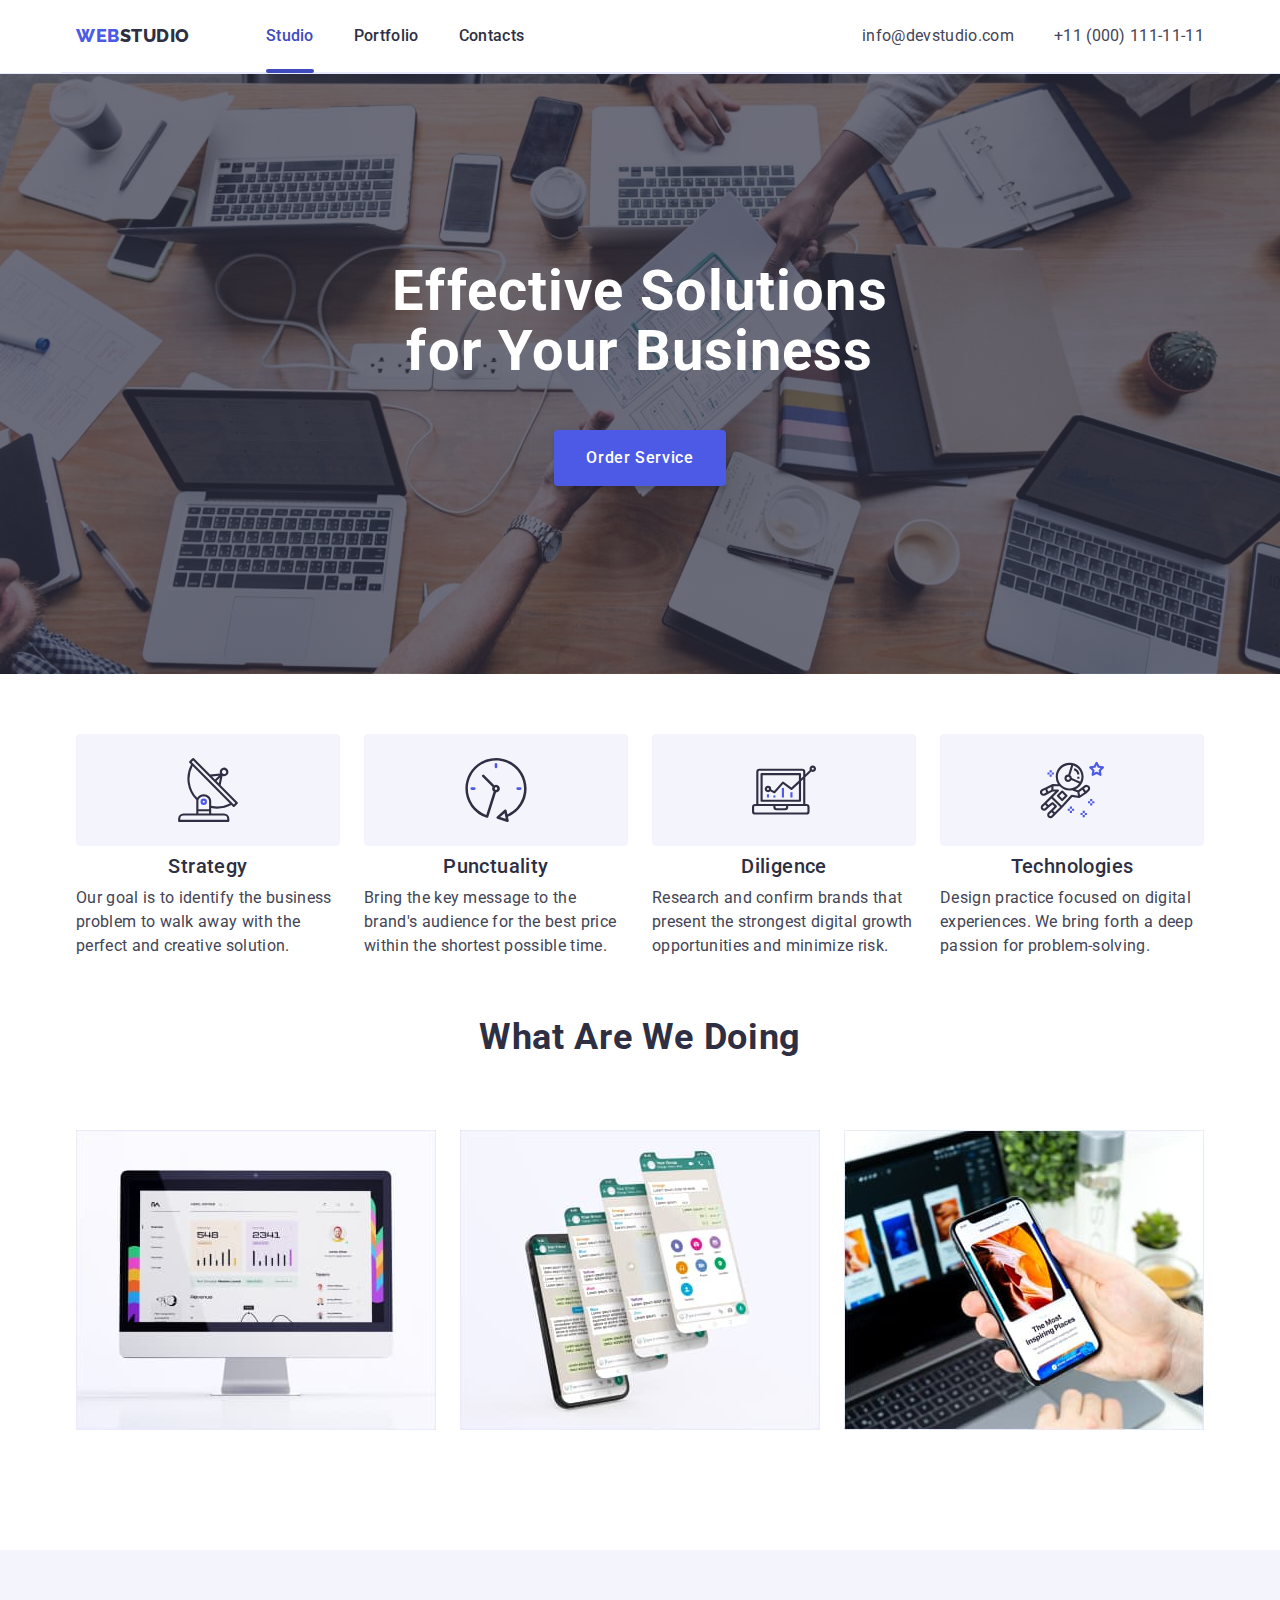
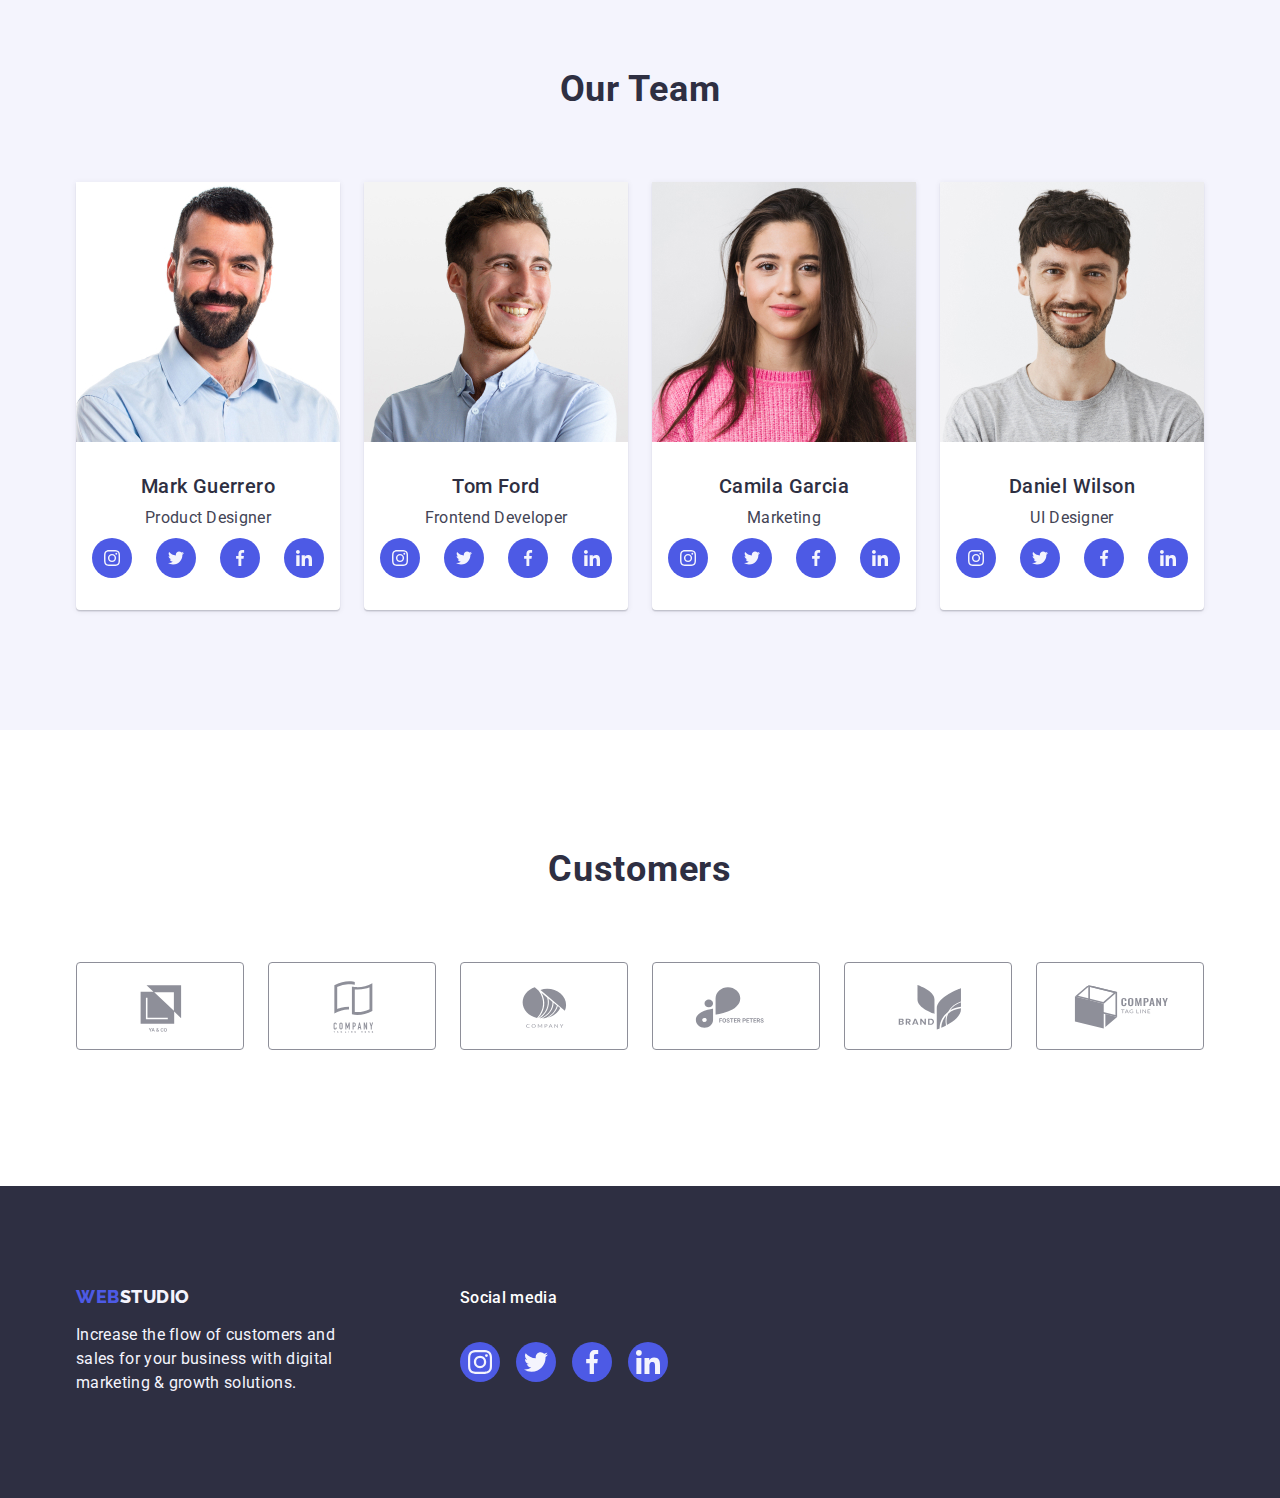
<file: index.html>
<!DOCTYPE html>
<html lang="en">
  <head>
    <meta charset="UTF-8" />
    <meta name="viewport" content="width=device-width, initial-scale=1.0" />
    <title>WebStudio</title>
    <link rel="preconnect" href="https://fonts.googleapis.com" />
    <link rel="preconnect" href="https://fonts.gstatic.com" crossorigin />
    <link
      href="https://fonts.googleapis.com/css2?family=Raleway:wght@800&family=Roboto:wght@400;500;700&display=swap"
      rel="stylesheet"
    />
    <!-- Додаємо посілання на  modern-normalize -->
    <link
      rel="stylesheet"
      href="https://cdnjs.cloudflare.com/ajax/libs/modern-normalize/2.0.0/modern-normalize.min.css"
    />
    <link rel="stylesheet" href="./css/styles.css" />
  </head>
  <body>
    <!--------------------- Header ----------------------->

    <header class="header">
      <div class="container">
        <!--Navigation menu-->

        <nav class="nav-page">
          <a href="./index.html" class="logo-web link"
            >Web<span class="logo-studio link">Studio</span>
          </a>
          <ul class="list list-header">
            <li>
              <a class="link item stud current" href="./index.html">Studio</a>
            </li>
            <li>
              <a class="link item port" href="./portfolio.html">Portfolio</a>
            </li>
            <li>
              <a class="link item cont" href="">Contacts</a>
            </li>
          </ul>
        </nav>
        <!-- Contacts -->
        <address class="address">
          <ul class="list list-address">
            <li>
              <a
                class="link contacts"
                href="mailto:info@devstudio.com"
                target="_blank"
                >info@devstudio.com
              </a>
            </li>
            <li>
              <a class="link contacts" href="tel:+110001111111" target="_blank"
                >+11 (000) 111-11-11
              </a>
            </li>
          </ul>
        </address>
      </div>
    </header>
    <!--     Main Content -->
    <main>
      <!-- ----------------------------------------------- -->
      <!--                  Section hero       S-1         -->
      <!-- ----------------------------------------------- -->
      <section class="hero">
        <div class="container">
          <h1 class="hero-title">Effective Solutions for Your Business</h1>
          <button data-modal-open class="hero-btn open-modal" type="button">
            Order Service
          </button>
        </div>
      </section>
      <!-- ---------------------------------------------------- -->
      <!--                 Section feature       S-2            -->
      <!-- ---------------------------------------------------- -->
      <section class="feature">
        <div class="container">
          <h2 class="visually-hidden">Features</h2>
          <ul class="list features">
            <li class="features-item">
              <div class="features-icon">
                <svg  width="64" height="64">
                  <use href="./images/icons.svg#icon-antenna-1"></use>
                </svg>
              </div>
              <h3 class="hero-feature">Strategy</h3>
              <p class="hero-text">
                Our goal is to identify the business problem to walk away with
                the perfect and creative solution.
              </p>
            </li>
            <li class="features-item">
              <div class="features-icon">
                <svg width="64" height="64">
                  <use href="./images/icons.svg#icon-clock-1"></use>
                </svg>
              </div>
              <h3 class="hero-feature">Punctuality</h3>
              <p class="hero-text">
                Bring the key message to the brand's audience for the best price
                within the shortest possible time.
              </p>
            </li>
            <li class="features-item">
              <div class="features-icon">
                <svg width="64" height="64">
                  <use href="./images/icons.svg#icon-diagram-1"></use>
                </svg>
              </div>
              <h3 class="hero-feature">Diligence</h3>
              <p class="hero-text">
                Research and confirm brands that present the strongest digital
                growth opportunities and minimize risk.
              </p>
            </li>
            <li class="features-item">
              <div class="features-icon">
                <svg width="64" height="64">
                  <use href="./images/icons.svg#icon-astronaut-1"></use>
                </svg>
              </div>
              <h3 class="hero-feature">Technologies</h3>
              <p class="hero-text">
                Design practice focused on digital experiences. We bring forth a
                deep passion for problem-solving.
              </p>
            </li>
          </ul>
        </div>
      </section>
      <!-- -------------------------------------------- -->
      <!--              Section skills          S-3     -->
      <!-- -------------------------------------------- -->
      <section class="skills">
        <div class="container">
          <h2 class="title">What are we doing</h2>
          <ul class="list">
            <li class="skil">
              <img
                src="./images/tablet.jpg"
                alt="Tablet"
                width="360"
                height="300"
              />
            </li>
            <li class="skil">
              <img
                src="./images/phone.jpg"
                alt="Phone"
                width="360"
                height="300"
              />
            </li>
            <li class="skil">
              <img
                src="./images/laptop.jpg"
                alt="Laptop"
                width="360"
                height="300"
              />
            </li>
          </ul>
        </div>
      </section>
      <!-- --------------------------------------------------->
      <!--                 Section cards      S-4           -->
      <!-- ------------------------------------------------ -->
      <section class="cards">
        <div class="container">
          <h2 class="cards-title">Our Team</h2>
          <ul class="list">
            <li class="cards-list">
              <img
                src="./images/product-designer.jpg"
                alt="Product Designer"
                width="264"
                height="260"
              />
              <div class="box-employee">
                <h3 class="subtitle">Mark Guerrero</h3>
                <p class="subtitle-text">Product Designer</p>
                <ul class="social-list">
                  <li class="social-icons">
                    <a class="social-link" href="www.instagram.com">
                      <svg class="social-svg" width="16" height="16">
                        <use href="./images/icons.svg#icon-instagram-2"></use>
                      </svg>
                    </a>
                  </li>
                  <li class="social-icons">
                    <a class="social-link" href="www.twitter.com">
                      <svg class="social-svg" width="16" height="16">
                        <use href="./images/icons.svg#icon-twitter-1"></use>
                      </svg>
                    </a>
                  </li>
                  <li class="social-icons">
                    <a class="social-link" href="www.facebook.com">
                      <svg class="social-svg" width="16" height="16">
                        <use href="./images/icons.svg#icon-facebook-1"></use>
                      </svg>
                    </a>
                  </li>
                  <li class="social-icons">
                    <a class="social-link" href="www.linkedin.com">
                      <svg class="social-svg" width="16" height="16">
                        <use href="./images/icons.svg#icon-linkedin-1"></use>
                      </svg>
                    </a>
                  </li>
                </ul>
              </div>
            </li>
            <li class="cards-list">
              <img
                src="./images/frontend-developer.jpg"
                alt="Frontend Developer"
                width="264"
                height="260"
              />
              <div class="box-employee">
                <h3 class="subtitle">Tom Ford</h3>
                <p class="subtitle-text">Frontend Developer</p>
                <ul class="social-list">
                  <li class="social-icons">
                    <a class="social-link" href="www.instagram.com">
                      <svg class="social-svg" width="16" height="16">
                        <use href="./images/icons.svg#icon-instagram-2"></use>
                      </svg>
                    </a>
                  </li>
                  <li class="social-icons">
                    <a class="social-link" href="www.twitter.com">
                      <svg class="social-svg" width="16" height="16">
                        <use href="./images/icons.svg#icon-twitter-1"></use>
                      </svg>
                    </a>
                  </li>
                  <li class="social-icons">
                    <a class="social-link" href="www.facebook.com">
                      <svg class="social-svg" width="16" height="16">
                        <use href="./images/icons.svg#icon-facebook-1"></use>
                      </svg>
                    </a>
                  </li>
                  <li class="social-icons">
                    <a class="social-link" href="www.linkedin.com">
                      <svg class="social-svg" width="16" height="16">
                        <use href="./images/icons.svg#icon-linkedin-1"></use>
                      </svg>
                    </a>
                  </li>
                </ul>
              </div>
            </li>
            <li class="cards-list">
              <img
                src="./images/marketing.jpg"
                alt="Marketing"
                width="264"
                height="260"
              />
              <div class="box-employee">
                <h3 class="subtitle">Camila Garcia</h3>
                <p class="subtitle-text">Marketing</p>
                <ul class="social-list">
                  <li class="social-icons">
                    <a class="social-link" href="www.instagram.com">
                      <svg class="social-svg" width="16" height="16">
                        <use href="./images/icons.svg#icon-instagram-2"></use>
                      </svg>
                    </a>
                  </li>
                  <li class="social-icons">
                    <a class="social-link" href="www.twitter.com">
                      <svg class="social-svg" width="16" height="16">
                        <use href="./images/icons.svg#icon-twitter-1"></use>
                      </svg>
                    </a>
                  </li>
                  <li class="social-icons">
                    <a class="social-link" href="www.facebook.com">
                      <svg class="social-svg" width="16" height="16">
                        <use
                          class="social-use"
                          href="./images/icons.svg#icon-facebook-1"
                        ></use>
                      </svg>
                    </a>
                  </li>
                  <li class="social-icons">
                    <a class="social-link" href="www.linkedin.com">
                      <svg class="social-svg" width="16" height="16">
                        <use href="./images/icons.svg#icon-linkedin-1"></use>
                      </svg>
                    </a>
                  </li>
                </ul>
              </div>
            </li>
            <li class="cards-list">
              <img
                src="./images/ui-designer.jpg"
                alt="UI Designer"
                width="264"
                height="260"
              />
              <div class="box-employee">
                <h3 class="subtitle">Daniel Wilson</h3>
                <p class="subtitle-text">UI Designer</p>
                <ul class="social-list">
                  <li class="social-icons">
                    <a
                      class="social-link"
                      href="www.instagram.com"
                      target="_blank"
                      rel="noopener noreferrer"
                    >
                      <svg class="social-svg" width="16" height="16">
                        <use
                          class="social-use"
                          href="./images/icons.svg#icon-instagram-2"
                        ></use>
                      </svg>
                    </a>
                  </li>
                  <li class="social-icons">
                    <a class="social-link" href="www.twitter.com">
                      <svg class="social-svg" width="16" height="16">
                        <use
                          class="social-use"
                          href="./images/icons.svg#icon-twitter-1"
                        ></use>
                      </svg>
                    </a>
                  </li>
                  <li class="social-icons">
                    <a class="social-link" href="www.facebook.com">
                      <svg class="social-svg" width="16" height="16">
                        <use
                          class="social-use"
                          href="./images/icons.svg#icon-facebook-1"
                        ></use>
                      </svg>
                    </a>
                  </li>
                  <li class="social-icons">
                    <a class="social-link" href="www.linkedin.com">
                      <svg class="social-svg" width="16" height="16">
                        <use
                          class="social-use"
                          href="./images/icons.svg#icon-linkedin-1"
                        ></use>
                      </svg>
                    </a>
                  </li>
                </ul>
              </div>
            </li>
          </ul>
        </div>
      </section>
      <!-- ----------------------------------------------------------- -->
      <!--             Customers                  S-5                  -->
      <!-- ----------------------------------------------------------- -->
      <section class="customers">
        <div class="container">
          <h2 class="title">Customers</h2>
          <ul class="customers-list">
            <li class="customers-item">
              <a
                class="customers-link"
                href="#"
                target="_blank"
                rel="noopener noreferrer"
              >
                <svg class="customers-svg" width="104" height="56">
                  <use
                    class="customers-use"
                    href="./images/icons.svg#icon-Logo1"
                  ></use>
                </svg>
              </a>
            </li>
            <li class="customers-item">
              <a
                class="customers-link"
                href="#"
                target="_blank"
                rel="noopener noreferrer"
              >
                <svg class="customers-svg" width="104" height="56">
                  <use
                    class="customers-use"
                    href="./images/icons.svg#icon-Logo2"
                  ></use>
                </svg>
              </a>
            </li>
            <li class="customers-item">
              <a
                class="customers-link"
                href="#"
                target="_blank"
                rel="noopener noreferrer"
              >
                <svg class="customers-svg" width="104" height="56">
                  <use
                    class="customers-use"
                    href="./images/icons.svg#icon-Logo3"
                  ></use>
                </svg>
              </a>
            </li>
            <li class="customers-item">
              <a
                class="customers-link"
                href="#"
                target="_blank"
                rel="noopener noreferrer"
              >
                <svg class="customers-svg" width="104" height="56">
                  <use
                    class="customers-use"
                    href="./images/icons.svg#icon-Logo4"
                  ></use>
                </svg>
              </a>
            </li>
            <li class="customers-item">
              <a
                class="customers-link"
                href="#"
                target="_blank"
                rel="noopener noreferrer"
              >
                <svg class="customers-svg" width="104" height="56">
                  <use
                    class="customers-use"
                    href="./images/icons.svg#icon-Logo5"
                  ></use>
                </svg>
              </a>
            </li>
            <li class="customers-item">
              <a
                class="customers-link"
                href="#"
                target="_blank"
                rel="noopener noreferrer"
              >
                <svg class="customers-svg" width="104" height="56">
                  <use
                    class="customers-use"
                    href="./images/icons.svg#icon-Logo6"
                  ></use>
                </svg>
              </a>
            </li>
          </ul>
        </div>
      </section>
    </main>
    <!-- ---------------------------------------------- -->
    <!--                   Footer                       -->
    <!-- ---------------------------------------------- -->
    <footer class="footer">
      <div class="container">
        <div class="futer-logo">
          <a class="logo-web link" href="./index.html"
            >Web<span class="logo-studio link">Studio</span>
          </a>
          <p class="footer-text">
            Increase the flow of customers and sales for your business with
            digital marketing & growth solutions.
          </p>
        </div>
        <!-- -----------two item ---------- -->
        <div class="footer-social">
          <p class="footer-social-media">Social media</p>
          <ul class="footer-list">
            <li class="footer-item">
              <a
                class="footer-social-link"
                href="www.instagram.com"
                target="_blank"
                rel="noopener noreferrer"
              >
                <svg class="footer-social-svg" width="24" height="24">
                  <use href="./images/icons.svg#icon-instagram-2"></use>
                </svg>
              </a>
            </li>
            <li class="footer-item">
              <a
                class="footer-social-link"
                href="www.twitter.com"
                target="_blank"
                rel="noopener noreferrer"
              >
                <svg class="footer-social-svg" width="24" height="24">
                  <use href="./images/icons.svg#icon-twitter-1"></use>
                </svg>
              </a>
            </li>
            <li class="footer-item">
              <a
                class="footer-social-link"
                href="www.facebook.com"
                target="_blank"
                rel="noopener noreferrer"
              >
                <svg class="footer-social-svg" width="24" height="24">
                  <use href="./images/icons.svg#icon-facebook-1"></use>
                </svg>
              </a>
            </li>
            <li class="footer-item">
              <a
                class="footer-social-link"
                href="www.linkedin.com"
                target="_blank"
                rel="noopener noreferrer"
              >
                <svg class="footer-social-svg" width="24" height="24">
                  <use href="./images/icons.svg#icon-linkedin-1"></use>
                </svg>
              </a>
            </li>
          </ul>
        </div>
      </div>
    </footer>
    <!-- --------------------------------------------- -->
    <!--             Modal Window                      -->
    <!-- --------------------------------------------- -->
    
    <div class="backdrop is-hidden" data-modal>
      <div class="modal">
       <button type="button" class="modal-close-btn" data-modal-close>
        <svg class="modal-close-button" width="8" height="8">
            <use href="./images/icons.svg#icon-close-black-18dp-2-1">              
            </use>
          </svg>
       </button> 
      </div>
    </div>
    <!-- --------------End-of-modal------------------- -->
    <script src="./js/modal.js"></script>

  </body>
</html>
</file>
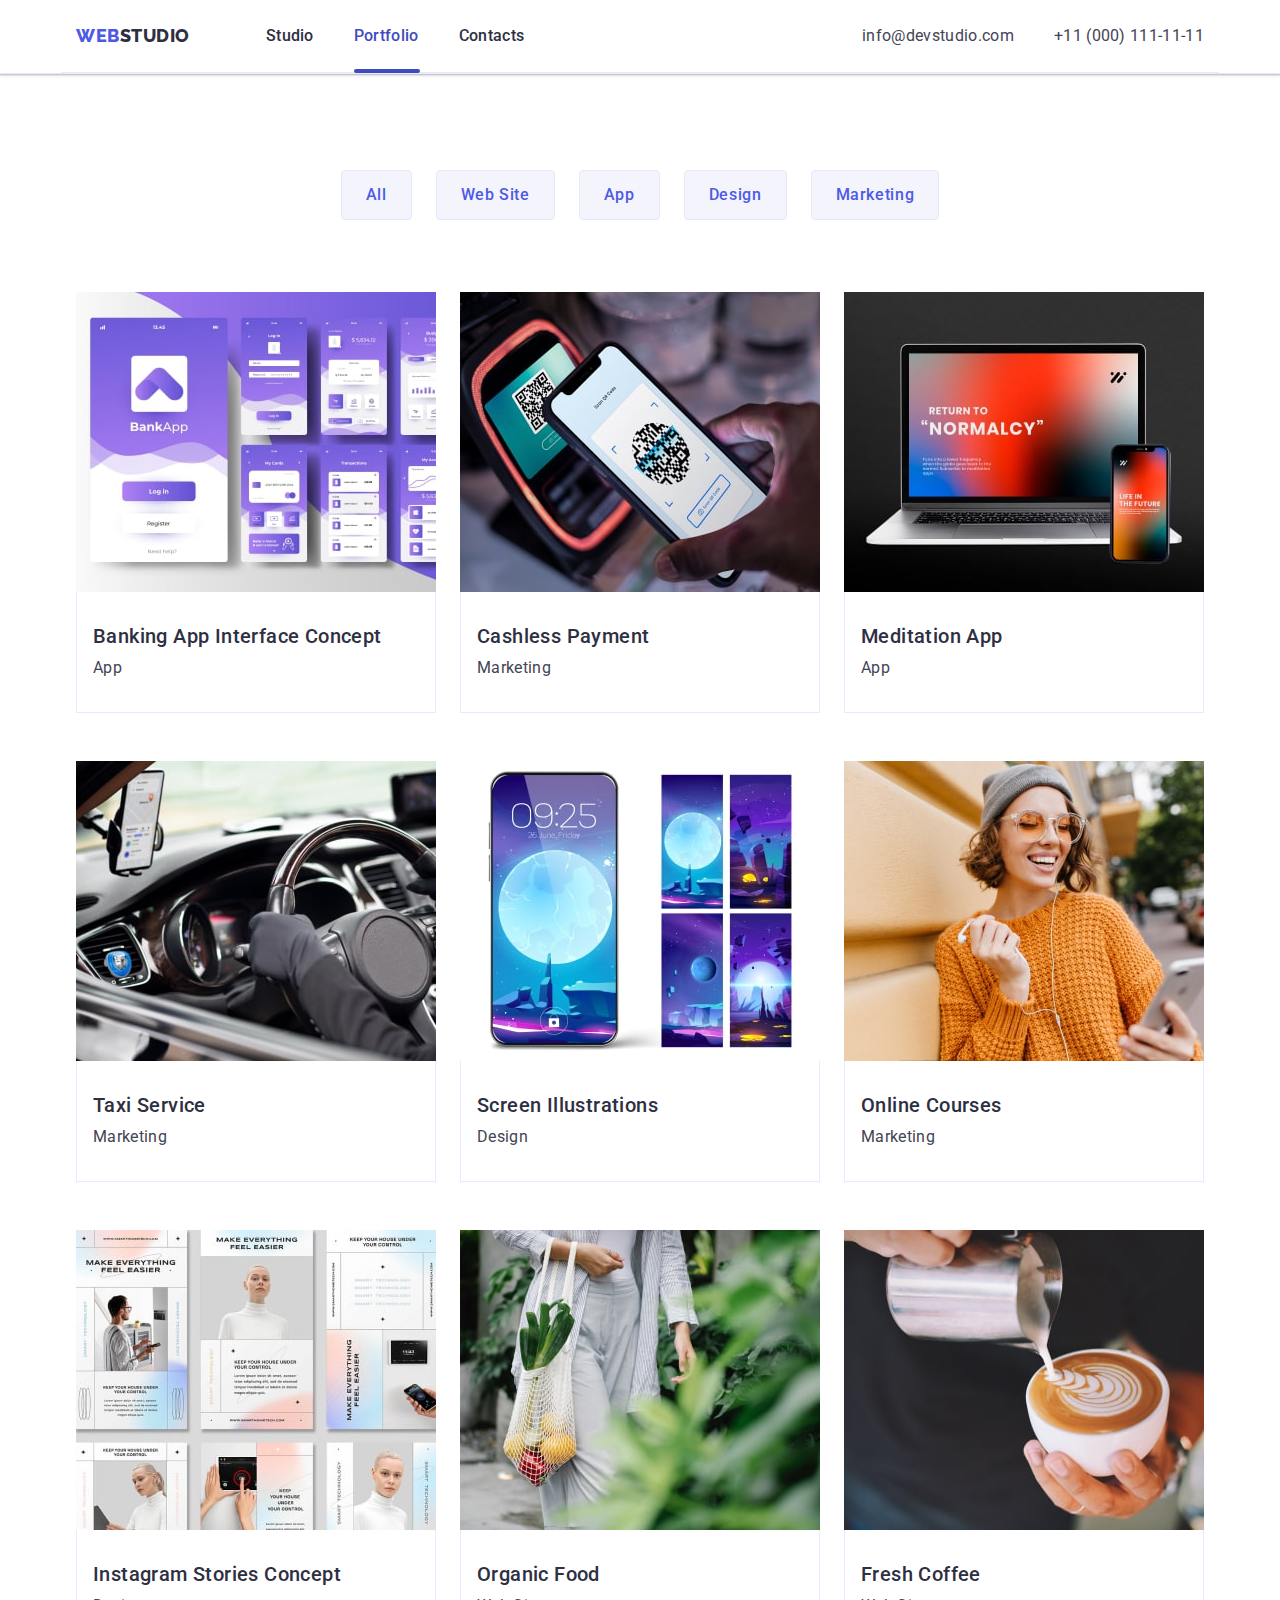
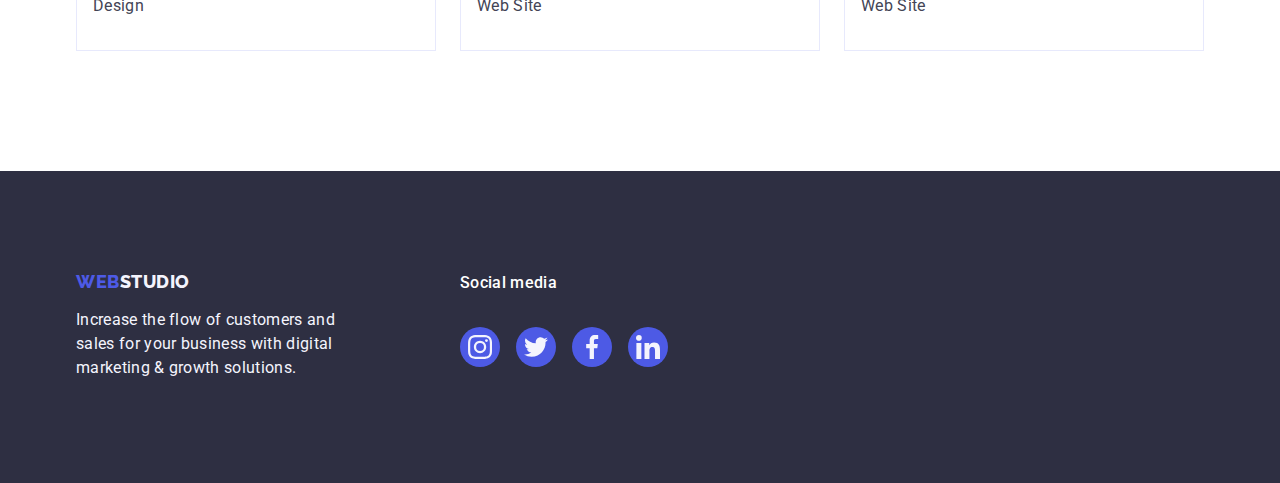
<file: portfolio.html>
<!DOCTYPE html>
<html lang="en">
  <head>
    <meta charset="UTF-8" />
    <meta name="viewport" content="width=device-width, initial-scale=1.0" />
    <title>Portfolio</title>
    <link rel="preconnect" href="https://fonts.googleapis.com" />
    <link rel="preconnect" href="https://fonts.gstatic.com" crossorigin />
    <link
      href="https://fonts.googleapis.com/css2?family=Raleway:wght@800&family=Roboto:wght@400;500;700&display=swap"
      rel="stylesheet"
    />
    <!--Додаємо посілання на  modern-normalize -->
    <link
      rel="stylesheet"
      href="https://cdnjs.cloudflare.com/ajax/libs/modern-normalize/2.0.0/modern-normalize.min.css"
    />
    <link rel="stylesheet" href="./css/styles.css" />
  </head>
  <body>
    <!--| ---------------------------------- |-->
    <!--|              Header                |-->
    <!--| ---------------------------------- |-->
    <header class="header">
      <div class="container">
        <!--Navigation menu-->

        <nav class="nav-page">
          <a href="./index.html" class="logo-web link"
            >Web<span class="logo-studio link">Studio</span>
          </a>
          <ul class="list list-header">
            <li>
              <a class="link item stud" href="./index.html">Studio</a>
            </li>
            <li>
              <a class="link item port current" href="./portfolio.html"
                >Portfolio</a
              >
            </li>
            <li>
              <a class="link item cont" href="">Contacts</a>
            </li>
          </ul>
        </nav>
        <!-- Contacts -->
        <address class="address">
          <ul class="list list-address">
            <li>
              <a
                class="link contacts"
                href="mailto:info@devstudio.com"
                target="_blank"
                >info@devstudio.com
              </a>
            </li>
            <li>
              <a class="link contacts" href="tel:+110001111111" target="_blank"
                >+11 (000) 111-11-11
              </a>
            </li>
          </ul>
        </address>
      </div>
    </header>
    <!-- -------------------------------------------------- -->
    <!--                      Main                          -->
    <!-- -------------------------------------------------- -->
    <main>
      <section class="portfolio">
        <div class="container">
          <h1 class="visually-hidden">Portfolio</h1>

          <!-- -----------------------Фільтр----------------------------- -->
          <ul class="list btn-list">
            <li><button class="btn-text" type="button">All</button></li>
            <li><button class="btn-text" type="button">Web Site</button></li>
            <li><button class="btn-text" type="button">App</button></li>
            <li><button class="btn-text" type="button">Design</button></li>
            <li><button class="btn-text" type="button">Marketing</button></li>
          </ul>
          <ul class="list list-portfolio">
            <li class="item-portfolio">
              <a class="link link-portfolio" href="">
                <div class="box">
                  <img
                    src="./images/Banking-App-Interface-Concept-.jpg"
                    alt="Banking App Interface Concept"
                    width="360"
                    height="300"
                  />
                  <p class="overlay">
                    "14 Stylish and User-Friendly App Design Concepts · Task
                    Manager App · Calorie Tracker App · Exotic Fruit Ecommerce
                    App · Cloud Storage App"
                  </p>
                </div>

                <div class="box-portfolio">
                  <h2 class="title-portfolio">Banking App Interface Concept</h2>
                  <p class="subtitle-portfolio">App</p>
                </div>
              </a>
            </li>
            <li class="item-portfolio">
              <a class="link link-portfolio" href="">
                <div class="box">
                  <img
                    src="./images/Cashless-Payment.jpg"
                    alt="images/Cashless Payment"
                    width="360"
                    height="300"
                  />
                  <p class="overlay">
                    "14 Stylish and User-Friendly App Design Concepts · Task
                    Manager App · Calorie Tracker App · Exotic Fruit Ecommerce
                    App · Cloud Storage App"
                  </p>
                </div>
                <div class="box-portfolio">
                  <h2 class="title-portfolio">Cashless Payment</h2>
                  <p class="subtitle-portfolio">Marketing</p>
                </div>
              </a>
            </li>
            <li class="item-portfolio">
              <a class="link link-portfolio" href="">
                <div class="box">
                  <img
                    src="./images/Meditation-App.jpg"
                    alt="Meditation App"
                    width="360"
                    height="300"
                  />
                  <p class="overlay">
                    "14 Stylish and User-Friendly App Design Concepts · Task
                    Manager App · Calorie Tracker App · Exotic Fruit Ecommerce
                    App · Cloud Storage App"
                  </p>
                </div>
                <div class="box-portfolio">
                  <h2 class="title-portfolio">Meditation App</h2>
                  <p class="subtitle-portfolio">App</p>
                </div>
              </a>
            </li>
            <li class="item-portfolio">
              <a class="link link-portfolio" href="">
                <div class="box">
                  <img
                    src="./images/Taxi-Service.jpg"
                    alt="Taxi Service"
                    width="360"
                    height="300"
                  />
                  <p class="overlay">
                    "14 Stylish and User-Friendly App Design Concepts · Task
                    Manager App · Calorie Tracker App · Exotic Fruit Ecommerce
                    App · Cloud Storage App"
                  </p>
                </div>
                <div class="box-portfolio">
                  <h2 class="title-portfolio">Taxi Service</h2>
                  <p class="subtitle-portfolio">Marketing</p>
                </div>
              </a>
            </li>
            <li class="item-portfolio">
              <a class="link link-portfolio" href="">
                <div class="box">
                  <img
                    src="./images/Screen-Illustrations.jpg"
                    alt="Screen Illustrations"
                    width="360"
                    height="300"
                  />
                  <p class="overlay">
                    "14 Stylish and User-Friendly App Design Concepts · Task
                    Manager App · Calorie Tracker App · Exotic Fruit Ecommerce
                    App · Cloud Storage App"
                  </p>
                </div>
                <div class="box-portfolio">
                  <h2 class="title-portfolio">Screen Illustrations</h2>
                  <p class="subtitle-portfolio">Design</p>
                </div>
              </a>
            </li>
            <li class="item-portfolio">
              <a class="link link-portfolio" href="">
                <div class="box">
                  <img
                    src="./images/Online-Courses.jpg"
                    alt="Online Courses"
                    width="360"
                    height="300"
                  />
                  <p class="overlay">
                    "14 Stylish and User-Friendly App Design Concepts · Task
                    Manager App · Calorie Tracker App · Exotic Fruit Ecommerce
                    App · Cloud Storage App"
                  </p>
                </div>
                <div class="box-portfolio">
                  <h2 class="title-portfolio">Online Courses</h2>
                  <p class="subtitle-portfolio">Marketing</p>
                </div>
              </a>
            </li>
            <li class="item-portfolio">
              <a class="link link-portfolio" href="">
                <div class="box">
                  <img
                    src="./images/Instagram-Stories-Concept.jpg"
                    alt="Instagram Stories Concept"
                    width="360"
                    height="300"
                  />
                  <p class="overlay">
                    "14 Stylish and User-Friendly App Design Concepts · Task
                    Manager App · Calorie Tracker App · Exotic Fruit Ecommerce
                    App · Cloud Storage App"
                  </p>
                </div>
                <div class="box-portfolio">
                  <h2 class="title-portfolio">Instagram Stories Concept</h2>
                  <p class="subtitle-portfolio">Design</p>
                </div>
              </a>
            </li>
            <li class="item-portfolio">
              <a class="link link-portfolio" href="">
                <div class="box">
                  <img
                    src="./images/Organic-Food.jpg"
                    alt="Organic Food"
                    width="360"
                    height="300"
                  />
                  <p class="overlay">
                    "14 Stylish and User-Friendly App Design Concepts · Task
                    Manager App · Calorie Tracker App · Exotic Fruit Ecommerce
                    App · Cloud Storage App"
                  </p>
                </div>
                <div class="box-portfolio">
                  <h2 class="title-portfolio">Organic Food</h2>
                  <p class="subtitle-portfolio">Web Site</p>
                </div>
              </a>
            </li>
            <li class="item-portfolio">
              <a class="link link-portfolio" href="">
                <div class="box">
                  <img
                    src="./images/Fresh-Coffee.jpg"
                    alt="Fresh Coffee"
                    width="360"
                    height="300"
                  />
                  <p class="overlay">
                    "14 Stylish and User-Friendly App Design Concepts · Task
                    Manager App · Calorie Tracker App · Exotic Fruit Ecommerce
                    App · Cloud Storage App"
                  </p>
                </div>
                <div class="box-portfolio">
                  <h2 class="title-portfolio">Fresh Coffee</h2>
                  <p class="subtitle-portfolio">Web Site</p>
                </div>
              </a>
            </li>
          </ul>
        </div>
      </section>
    </main>
    <!-- ------------------------------------------------- -->
    <!--                   Footer                          -->
    <!-- ------------------------------------------------- -->
    <footer class="footer">
      <div class="container">
        <div class="futer-logo">
          <a class="logo-web link" href="./index.html"
            >Web<span class="logo-studio link">Studio</span>
          </a>
          <p class="footer-text">
            Increase the flow of customers and sales for your business with
            digital marketing & growth solutions.
          </p>
        </div>
        <!-- -----------two item ---------- -->
        <div class="footer-social">
          <p class="footer-social-media">Social media</p>
          <ul class="footer-list">
            <li class="footer-item">
              <a
                class="footer-social-link"
                href="www.instagram.com"
                target="_blank"
                rel="noopener noreferrer"
              >
                <svg class="footer-social-svg" width="24" height="24">
                  <use href="./images/icons.svg#icon-instagram-2"></use>
                </svg>
              </a>
            </li>
            <li class="footer-item">
              <a
                class="footer-social-link"
                href="www.twitter.com"
                target="_blank"
                rel="noopener noreferrer"
              >
                <svg class="footer-social-svg" width="24" height="24">
                  <use href="./images/icons.svg#icon-twitter-1"></use>
                </svg>
              </a>
            </li>
            <li class="footer-item">
              <a
                class="footer-social-link"
                href="www.facebook.com"
                target="_blank"
                rel="noopener noreferrer"
              >
                <svg class="footer-social-svg" width="24" height="24">
                  <use href="./images/icons.svg#icon-facebook-1"></use>
                </svg>
              </a>
            </li>
            <li class="footer-item">
              <a
                class="footer-social-link"
                href="www.linkedin.com"
                target="_blank"
                rel="noopener noreferrer"
              >
                <svg class="footer-social-svg" width="24" height="24">
                  <use href="./images/icons.svg#icon-linkedin-1"></use>
                </svg>
              </a>
            </li>
          </ul>
        </div>
      </div>
    </footer>
  </body>
</html>
</file>
<file: css/styles.css>
:root {
  --iris: #4d5ae5;
  --ocean: #404bbf;
  --navyblue: #2e2f42;
  --green: #31d0aa;
  --slate: #434455;
  --lightslate: #8e8f99;
  --cornflower: #e7e9fc;
  --cloud: #f4f4fd;
  --navybluemodal: #2e2f42;
  --grey: #2e2f42;
  --white: #fff;
  --dairy: #fcfcfc;
}

/* ----------------------------*/
/* |         RESET   ON      | */
/* ----------------------------*/

main {
  flex-grow: 1;
}

ul {
  padding-left: 0;
  display: flex;
}

/* Обнулення маржінів у заголовков та параграфів  */
h1,
h2,
h3,
p {
  /* margin-top: 0;
  margin-bottom: 0; */
  padding: 0;
  margin: 0;
}

.list {
  list-style-type: none;
  margin-top: 0;
  margin-bottom: 0;
  padding-left: 0;
}
/*-------Зроби з картинок блоковий елемент + гумовий + автоподстройка висоти +
         указывает содержимому заполнять контейнер object-fit: cover;
         он будет отрезать стороны изображения, сохранение соотношения сторон */
img {
  display: block;
  max-width: 100%;
  height: auto;
  object-fit: cover;
}
/* --Зроби зображення блочними елементами*/
/*----------------------------------  */
/*             RESET END              */
/* ---------------------------------  */

/* Додаємо "Паттерн для приховання заголовків": властивості для класу .visually-hidden */
.visually-hidden {
  position: absolute;
  width: 1px;
  height: 1px;
  margin: -1px;
  border: 0;
  padding: 0;
  white-space: nowrap;
  clip-path: inset(100%);
  clip: rect(0 0 0 0);
  overflow: hidden;
}

/* --------------------------------------- */
/*              Components styles          */
/* --------------------------------------- */

/* --Визнач ширину та падінги для контейнера
                   та пропиши їх у CSS-файлі: */

body {
  font-family: "Roboto", sans-serif;
  font-size: 16px;
  line-height: 1.5;
  letter-spacing: 0.02em;
  color: var(--slate);
  background-color: var(--white);

  min-height: 100vh;
  display: flex;
  flex-direction: column;
  box-sizing: border-box;
}

.container {
  width: 100%;
  max-width: 1158px;
  /* 1128 в макеті + 2х15рх */
  padding-left: 15px;
  padding-right: 15px;
  /* задаємо центрування */
  margin: 0 auto;
  /* Підсвічуємо контейнери */
  /* outline: 2px solid #31d0aa; */
}

/* ------------------------------------------ */
/*         Header                         */
/* ------------------------------------------ */

.nav-page {
  display: flex;
  align-items: center;
}

/* ---------------------------------------------------------------------- */
/* -----------------Begin-------------Псевдокласси----------------------- */
.list-header .link {
  transition: color 250ms cubic-bezier(0.4, 0, 0.2, 1);
  position: relative;
}

.list-header .stud.current::after {
  position: absolute;
  left: 0;
  bottom: -1px;
  content: "";
  width: 48px;
  height: 4px;
  flex-shrink: 0;
  border-radius: 2px;
  background: var(--ocean);
  color: var(--ocean);
}
.list-header .port.current::after {
  position: absolute;
  left: 0;
  bottom: -1px;
  content: "";
  width: 66px;
  height: 4px;
  flex-shrink: 0;
  border-radius: 2px;
  background: var(--ocean);
  color: var(--ocean);
}
.list-header .stud:hover::after {
  position: absolute;
  left: 0;
  bottom: -1px;
  content: "";
  width: 48px;
  height: 4px;
  flex-shrink: 0;
  border-radius: 2px;
  background: var(--ocean);
  color: var(--ocean);
}

.list-header .port:hover::after {
  position: absolute;
  left: 0;
  bottom: -1px;
  content: "";
  width: 66px;
  height: 4px;
  flex-shrink: 0;
  border-radius: 2px;
  background: var(--ocean);
  color: var(--ocean);
}

.list-header .cont:hover::after {
  position: absolute;
  left: 0;
  bottom: -1px;
  content: "";
  width: 67px;
  height: 4px;
  flex-shrink: 0;
  border-radius: 2px;
  background: var(--ocean);
  color: var(--ocean);
}

/* -----------------------------END------псевдокласси------------------ */
/* -------------------------------------------------------------------- */

.list-header,
.list-address {
  display: flex;
  gap: 40px;
  justify-content: space-between;
  align-items: center;
}

.list-header .item {
  padding: 24px 0;
  display: block;
}

.header .container {
  display: flex;
  /* gap: 40; */
  /* justify-content: space-between; */
  align-items: center;
  border-bottom: 1px solid var(--cornflower, #e7e9fc);
  background: var(--white, #fff);
  /* box-shadow: 0px 1px 6px 0px rgba(46, 47, 66, 0.08),
    0px 1px 1px 0px rgba(46, 47, 66, 0.16),
    0px 2px 1px 0px rgba(46, 47, 66, 0.08); */
}

.header {
  border-bottom: 1px solid var(--cornflower);
  display: flex;
  box-shadow: 0px 2px 1px rgba(46, 47, 66, 0.08),
    0px 1px 1px rgba(46, 47, 66, 0.16), 0px 1px 6px rgba(46, 47, 66, 0.08);
}

.nav-page .logo-web {
  margin-right: 76px;
}

.address {
  display: flex;
  gap: 40px;
  margin-left: auto;
}

.link {
  text-decoration: none;
  color: var(--navyblue);
  font-size: 16px;
  font-weight: 500;
  line-height: 1.5;
  letter-spacing: 0.02em;
}

.nav-page {
  background: var(--white);
}

.logo-web {
  color: var(--iris);
  font-family: Raleway, sans-serif;
  font-size: 18px;
  font-style: normal;
  font-weight: 800;
  line-height: 1.17;
  letter-spacing: 0.03em;
  text-transform: uppercase;
}

.logo-studio {
  color: var(--navyblue);
  font-size: 18px;
  font-style: normal;
  font-weight: 800;
  line-height: 1.33;
  letter-spacing: 0.03em;
  text-transform: uppercase;
}

.link.item {
  color: var(--navyblue);
  text-align: center;
  font-size: 16px;
  font-weight: 500;
  line-height: 1.5;
  letter-spacing: 0.02em;
}

.link.item:hover,
.link.item:focus {
  color: var(--ocean);
}

.link.item.current {
  color: var(--ocean);
}

.contacts {
  color: var(--slate);

  font-size: 16px;
  font-style: normal;
  font-weight: 400;
  line-height: 1.5;
  letter-spacing: 0.02em;
  transition: color 250ms cubic-bezier(0.4, 0, 0.2, 1);
}

.address {
  font-style: normal;
}

.contacts:hover,
.contacts:focus {
  color: var(--ocean);
}
/* ------------------------------------------------------------- */
/*                          Hero                                 */
/* ------------------------------------------------------------- */

.hero {
  background-color: var(--navyblue);
  color: var(--white);
  padding-top: 188px;
  padding-bottom: 188px;
  max-width: 1440px;
  margin: 0 auto;

  background-image: linear-gradient(
      rgba(46, 47, 66, 0.7),
      rgba(46, 47, 66, 0.7)
    ),
    url(../images/people-office.jpg);
  background-repeat: no-repeat;
  background-size: cover;
  background-position: center;
}

/* --------до сих пор------------------------- */
.container .hero-title {
  max-width: 496px;
  padding-left: auto;
  padding-right: auto;
  margin-right: auto;
  margin-left: auto;
}

.hero-title {
  text-align: center;
  font-size: 56px;
  font-style: normal;
  font-weight: 700;
  line-height: 1.07;
  letter-spacing: 0.02em;
}

/* default */
.hero-btn {
  cursor: pointer;
  color: var(--white, #fff);

  font-family: inherit;
  font-size: 16px;
  font-style: normal;
  font-weight: 500;
  line-height: 1.5; /* 150% */
  letter-spacing: 0.04em;
  background: var(--iris);

  border-radius: 4px;
  box-shadow: 0px 4px 4px 0px rgba(0, 0, 0, 0.15);

  padding: 16px 32px;
  margin: 48px auto 0;

  min-width: 169px;
  height: 56px;
  border: none;
  display: block;

  transition: background-color 250ms cubic-bezier(0.4, 0, 0.2, 1);
}
/* hover */
.hero-btn:hover,
.hero-btn:focus {
  color: var(--white);
  background: var(--ocean);

  /* Button Text */
  /* font-family: inherit;
  font-size: 16px;
  font-style: normal;
  font-weight: 500;
  line-height: 24px; 
  letter-spacing: 0.64px; */
}

.hero-text {
  color: var(--slate);

  font-size: 16px;
  font-style: normal;
  font-weight: 400;
  line-height: 1.5;
  letter-spacing: 0.02em;
}
/* ---------------------------------------------------------------------- */
/* -------------------Section  feature--------------S-2------------------ */
/* ---------------------------------------------------------------------- */
.feature {
  padding-top: 120px;
  padding-bottom: 120px;
}

.hero-feature {
  color: var(--navyblue);
  /* Header 3 */

  font-size: 20px;
  font-style: normal;
  font-weight: 500;
  line-height: 1.2;
  letter-spacing: 0.02em;
}

.list .features {
  display: flex;
  flex-wrap: wrap;
  gap: 24px;
}

.hero-feature {
  margin-bottom: 8px;
}

.features {
  display: flex;
  width: 1128px;
  height: 104px;
  flex-shrink: 0;
  /* margin-top: 120px; */
  flex-direction: row;
  align-items: center;
  gap: 24px;
}

.features-item {
  display: flex;
  flex-direction: column;
  flex-wrap: wrap;
  max-width: 264px;
  width: 100%;
  width: calc((100% - 3 * 24px) / 4);
  flex-direction: column;
  align-items: center;
  flex-shrink: 0;
}

.features-icon {
  display: flex;
  justify-content: center;
  align-items: center;
  margin-bottom: 8px;
  border-radius: 4px;
  background: var(--cloud);
  display: flex;

  width: calc((100% - 72px) / 4);
  max-width: 264px;
  width: 100%;
  /* width: 264px; */
  height: 112px;
  gap: 8px;
  /* padding: 24px 100px; */
}
/* ------------------------------------------------------------------- */
/* -------------------Section skills---------------------------------- */
/* ------------------------------------------------------------------- */
.skills {
  padding-bottom: 120px;
}

.skills .title {
  margin-bottom: 72px;
  text-align: center;
  /* width: calc((100% - 48px) / 3); */
}

.skills .list {
  display: flex;
  flex-wrap: wrap;
  gap: 24px;
  margin: 72px auto 0;
  padding: 0;
}

.skill {
  display: flex;
  width: 100%;
  flex-basis: calc((100% - 48px) / 3);
}
/* --------------------------------------------------------------- */
/*                            Section Cards                        */
/* --------------------------------------------------------------- */

.cards {
  background-color: var(--cloud);
  padding-top: 120px;
  padding-bottom: 120px;
}

.cards-title {
  color: var(--navyblue);

  text-align: center;
  font-size: 36px;
  font-style: normal;
  font-weight: 700;
  line-height: 1.11;
  letter-spacing: 0.02em;
  text-transform: capitalize;

  margin-bottom: 72px;
}

.cards .list {
  display: flex;
  flex-wrap: wrap;
  gap: 24px;
  flex-basis: calc((100% - 72px) / 4);
}

.cards-list {
  background-color: var(--white);
  /*width: 264px;*/
  flex-basis: calc((100% - 72px) / 4);
  justify-content: center;
  align-items: center;
  border-radius: 0px 0px 4px 4px;
  background: var(--white);
  box-shadow: 0px 2px 1px 0px rgba(46, 47, 66, 0.08),
    0px 1px 1px 0px rgba(46, 47, 66, 0.16),
    0px 1px 6px 0px rgba(46, 47, 66, 0.08);
}

.cards .subtitle {
  line-height: 1.2;
  /* margin-bottom: 8px; */
}

.box-employee {
  display: flex;
  gap: 8px;
  flex-direction: column;
  align-items: center;
  padding: 32px 0;
  /* min-height: 104px;  */

  /* text-align: center; */
  /* padding: 32px 16px; */
  /* background-color: blueviolet; */
  /* max-width: 232px; */
}

.social-list {
  display: flex;
  justify-content: center;
  flex-wrap: wrap;
  gap: 24px;
}

.social-icons {
  list-style-type: none;

  flex-basis: calc((100% - 72) / 4);
  flex-shrink: 0;
}

.social-link {
  display: flex;
  fill: var(--cloud);
  background-color: var(--iris);
  border-radius: 50%;
  width: 40px;
  height: 40px;
  justify-content: center;
  align-items: center;
  transition: background-color 250ms cubic-bezier(0.4, 0, 0.2, 1);
  /* transition-duration: 250ms; */
  /* transition-timing-function: cubic-bezier(0.4 0 0.2 1); */
}
.social-link:hover,
.social-link:focus {
  background-color: var(--ocean);
}
/* -------------------------------------------------------------- */
/*                              Customers                         */
/* -------------------------------------------------------------- */

.customers {
  display: flex;
  flex-direction: column;
  justify-content: center;
  padding: 120px 0;
}
.customers .title {
  margin-bottom: 72px;
}
.customers-list {
  list-style-type: none;
  display: flex;
  justify-content: center;
  gap: 24px;
}
.customers-item {
  width: calc((100% - 120px) / 6);
  height: 88px;
}
.customers-link {
  padding: 16px 32px;
  border: 1px solid var(--lightslate);
  flex-shrink: 0;
  display: flex;
  justify-content: center;
  align-items: center;
  width: 100%;
  height: 100%;
  border: 1px solid #8e8f99;
  border-radius: 4px;
  color: var(--lightslate);
  transition: border-color 250ms cubic-bezier(0.4, 0, 0.2, 1),
    color 250ms cubic-bezier(0.4, 0, 0.2, 1);
}
.customers-link:hover {
  border-color: var(--ocean);
  color: var(--ocean);
}
.customers-link:focus {
  border-color: var(--ocean);
  color: var(--ocean);
}
.customers-svg {
  fill: currentColor;
}

/* .customers-use {
  fill: var(--lightslate);}

.customers-use:hover {
    fill: var(--ocean);
} */
.customers-link:hover .customers-svg {
  /* fill:currentColor; */
  /* border-color: #404bbf; 
  color: #404bbf;  */
}
/* transition: background-color 250ms cubic-bezier(0.4, 0, 0.2, 1); */
/* --------------------------------------------------------------- */
/*                               Footer                            */
/* --------------------------------------------------------------- */

.footer .logo-web {
  line-height: 1.17;
  display: inline-block;
  margin-bottom: 16px;
}

.footer-text {
  color: var(--cloud);
  max-width: 264px;
  /* margin-left: 156px */
}

.footer {
  background: var(--navyblue);
  color: var(--cornflower);

  font-size: 16px;
  font-style: normal;
  font-weight: 400;
  line-height: 1.5;
  letter-spacing: 0.02em;

  padding-top: 100px;
  padding-bottom: 100px;
}

.footer .logo-studio {
  color: var(--cloud);
  font-family: Raleway;
  font-size: 18px;
  font-style: normal;
  font-weight: 800;
  line-height: normal;
  letter-spacing: 0.03em;
  text-transform: uppercase;
}

.footer-social-media {
  color: var(--white);

  /* Body Medium */
  font-family: Roboto;
  font-size: 16px;
  font-style: normal;
  font-weight: 500;
  line-height: 1.5;
  letter-spacing: 0.02em;
  margin-bottom: 16px;
}

.footer-list {
  list-style-type: none;
  gap: 16px;
}
/* ---------------------------------- */
.footer-item {
  /* display: flex; */
  flex-basis: ((100% - 72px) / 4);
}

.footer-social-link {
  display: flex;
  flex-shrink: 0;
  fill: var(--cloud);
  flex-wrap: wrap;

  background-color: var(--iris);
  border-radius: 50%;
  width: 40px;
  height: 40px;
  justify-content: center;
  align-items: center;
  transition: background-color 250ms cubic-bezier(0.4, 0, 0.2, 1);
}

.social-svg {
  fill: var(--cloud);
}

.footer-social-svg {
  fill: var(--cloud);
}

.footer-social-link:hover,
.footer-social-link:focus {
  background-color: #31d0aa;
}

.footer .container {
  display: flex;
  align-items: baseline;
}

.futer-logo,
.footer-social {
  display: flex;
  flex-direction: column;
  margin-right: 120px;
}
/* -------------------------------------------------------------- */
/*                  Modal Window                                  */
/* -------------------------------------------------------------- */

.backdrop {
  position: fixed;
  width: 100%;
  height: 100%;
  top: 0;
  /* background-color: rgba(70, 70, 70, 0.6); */
  background-color: rgba(46, 47, 66, 0.4);
  transition: opacity 250ms cubic-bezier(0.4, 0, 0.2, 1),
    visibility 250ms cubic-bezier(0.4, 0, 0.2, 1);
}

.modal {
  position: absolute;
  top: 50%;
  left: 50%;
  transform: translate(-50%, -50%);
  width: 408px;
  min-height: 584px;
  background-color: var(--dairy);
  border-radius: 4px;
  box-shadow: 0px 2px 1px 0px rgba(0, 0, 0, 0.2),
    0px 1px 3px 0px rgba(0, 0, 0, 0.12), 0px 1px 1px 0px rgba(0, 0, 0, 0.14);
  /* -------------------------Замечание бота для кнопки-------------- */
  /* display: flex; */
  /*  */
  /*  */

  transition: transform 250ms cubic-bezier(0.4, 0, 0.2, 1);
  /* -----------Замечание бота для кнопк ------------------ */
}

.modal-close-btn {
  /* ------------------------------------------------------------- */
  display: flex;
  justify-content: center;
  align-items: center;
  border: 1px solid rgba(0, 0, 0, 0.1);
  padding: 0;
  cursor: pointer;
  background-color: var(--cornflower);
  transition: background-color 250ms cubic-bezier(0.4, 0, 0.2, 1),
    border 250ms cubic-bezier(0.4, 0, 0.2, 1);
  /* --------------------------------------------------------------- */
  position: absolute;
  top: 24px;
  right: 24px;
  border-radius: 50%;
  flex-shrink: 0;
  height: 24px;
  width: 24px;
}

.modal-close-btn:hover,
.modal-close-btn:focus {
  background-color: var(--ocean);
  fill: var(--white);
  border: none;
}
.modal-close-btn:focus {
  fill: var(--white);
}
.modal-close-button {
  transition: fill 250ms cubic-bezier(0.4, 0, 0.2, 1);
}

.is-hidden {
  opacity: 0;
  visibility: hidden;
  pointer-events: none;
}

/* .open-modal:hover {
  opacity: 0.8;
}

.backdrop {
  position: fixed;
  top: 0;
  left: 0;
  width: 100%;
  height: 100%;
  flex-shrink: 0;
  background-color: rgba(46, 47, 66, 0.4);
  transition: opacity 250ms cubic-bezier(0.4, 0, 0.2, 1),
    visibility 250ms cubic-bezier(0.4, 0, 0.2, 1);
}

.modal {
  width: 408px;
  min-height: 584px;
  position: absolute;
  top: 50%;
  left: 50%;
  transform: translate(-50%, -50%);
  flex-shrink: 0;
  border-radius: 4px;
  background: var(--dairy-color);
  box-shadow: 0px 2px 1px 0px rgba(0, 0, 0, 0.2),
    0px 1px 3px 0px rgba(0, 0, 0, 0.12), 0px 1px 1px 0px rgba(0, 0, 0, 0.14);
  transition: transform 250ms cubic-bezier(0.4, 0, 0.2, 1);
}

.close-button {
  position: absolute;
  right: 24px;
  top: 24px;
  fill: var(--navy-blue);
  background-color: var(--cornflower-color);
  border: 1px solid rgba(0, 0, 0, 0.1);
  width: 24px;
  height: 24px;
  border-radius: 50%;
  display: flex;
  align-items: center;
  justify-content: center;
  cursor: pointer;
  padding: 0;
  transition: background-color 250ms cubic-bezier(0.4, 0, 0.2, 1),
    border 250ms cubic-bezier(0.4, 0, 0.2, 1);
}

.modal-close-button {
  transition: fill 250ms cubic-bezier(0.4, 0, 0.2, 1);
} */
/* -------------------------------------------------------------- */
/*                            Page Portfolio                      */
/* -------------------------------------------------------------- */

.portfolio {
  padding: 96px 0 120px 0;
}

.btn-list {
  display: flex;
  gap: 24px;
  margin-bottom: 72px;
  justify-content: center;
}

.btn-text {
  cursor: pointer;
  color: var(--iris);
  background-color: var(--cloud);
  text-align: center;

  font-family: inherit;
  font-size: 16px;
  font-style: normal;
  font-weight: 500;
  line-height: 1.5;
  letter-spacing: 0.04em;

  padding: 12px 24px;
  border-radius: 4px;
  border: 1px solid var(--cornflower);
  transition: color 250ms cubic-bezier(0.4, 0, 0.2, 1),
    background-color 250ms cubic-bezier(0.4, 0, 0.2, 1),
    border-color 250ms cubic-bezier(0.4, 0, 0.2, 1),
    box-shadow 250ms cubic-bezier(0.4, 0, 0.2, 1);
}

.btn-text:hover,
.btn-text:focus {
  color: var(--white);
  background-color: var(--ocean);
  border: 1px solid transparent;
  box-shadow: 0px 2px 2px 0px rgba(0, 0, 0, 0.12),
    0px 2px 1px 0px rgba(0, 0, 0, 0.08), 0px 3px 1px 0px rgba(0, 0, 0, 0.1);
}

.list-portfolio {
  display: flex;
  column-gap: 24px;
  row-gap: 48px;
  flex-wrap: wrap;
}

.link-portfolio {
  display: block;
  transition: box-shadow 250ms cubic-bezier(0.4, 0, 0.2, 1);
}






/* ------------------Overlay---------------------------------- */
.link-portfolio:hover .overlay,
.link-portfolio:focus .overlay {
  transform: translateY(0%);
}
/* .item-portfolio:hover .overlay,
   .item-portfolio:focus .overlay {
  transform: translateY(0%);
} */
.box {
  position: relative; overflow: hidden;}

.overlay {
  /* padding: 40px 32px 164px; */
  position: absolute;
  top: 0;  left: 0;  width: 100%;  height: 100%; padding: 40px 32px;
  transform: translateY(100%);
  transition: transform 250ms ease-in-out;
  color: var(--cloud);  background: var(--iris);  
  transition: transform 250ms cubic-bezier(0.4, 0, 0.2, 1);
}
/* --------------------END-----Overlay---------------------------------- */
/* -------------------------------------------------------------------- */

.item-portfolio {
   width: calc((100% - 48px) / 3);
}
.link-portfolio:hover,
.link-portfolio:focus {
  /* border: 1px solid var(--cloud); */
  /* background-color: var(--white); */
  box-shadow: 0px 1px 6px rgba(46, 47, 66, 0.08),
    0px 1px 1px rgba(46, 47, 66, 0.16), 0px 2px 1px rgba(46, 47, 66, 0.08);
}

.box-portfolio {
  padding: 32px 16px;
  border: 1px solid var(--cornflower);
  border-top: none;
  text-align: start;
  
}

.title-portfolio {
  font-weight: 500;
  font-size: 20px;
  line-height: 1.2;
  letter-spacing: 0.02em;
  color: var(--navyblue);
  margin-bottom: 8px;
}

/* ----------------------------------------------------------------- */

.title {
  color: var(--navyblue);

  text-align: center;
  font-size: 36px;
  font-style: normal;
  font-weight: 700;
  line-height: 1.11;
  letter-spacing: 0.02em;
  text-transform: capitalize;
}

.subtitle {
  color: var(--navyblue);

  /* Header 3 */

  font-size: 20px;
  font-style: normal;
  font-weight: 500;
  line-height: 1.2; /* 120% */
  letter-spacing: 0.02em;
}

.subtitle-text {
  color: var(--slate);

  /* Body */

  font-size: 16px;
  font-style: normal;
  font-weight: 400;
  line-height: 1.5; /* 150% */
  letter-spacing: 0.02em;
}

.subtitle-portfolio {
  color: var(--slate);

  font-size: 16px;
  font-style: normal;
  font-weight: 400;
  line-height: 1.5;
  letter-spacing: 0.02em;
}
</file>
